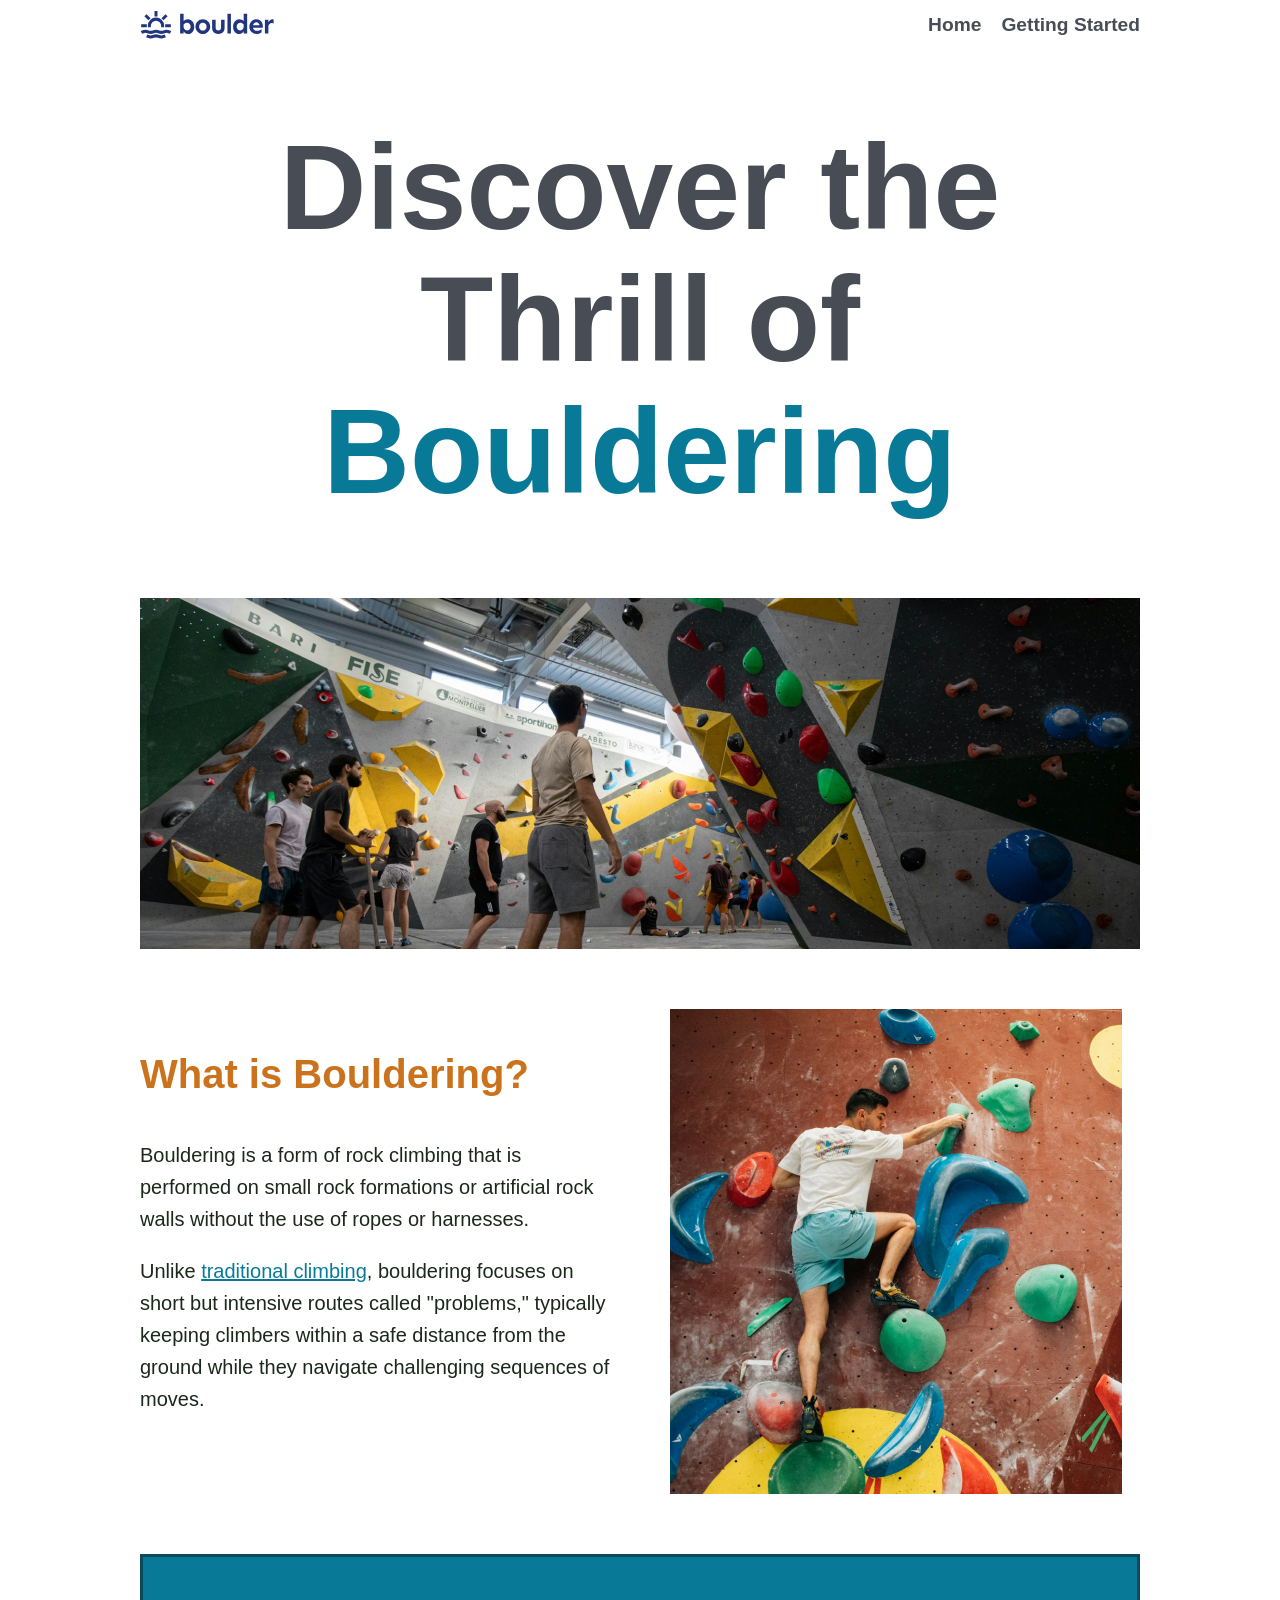
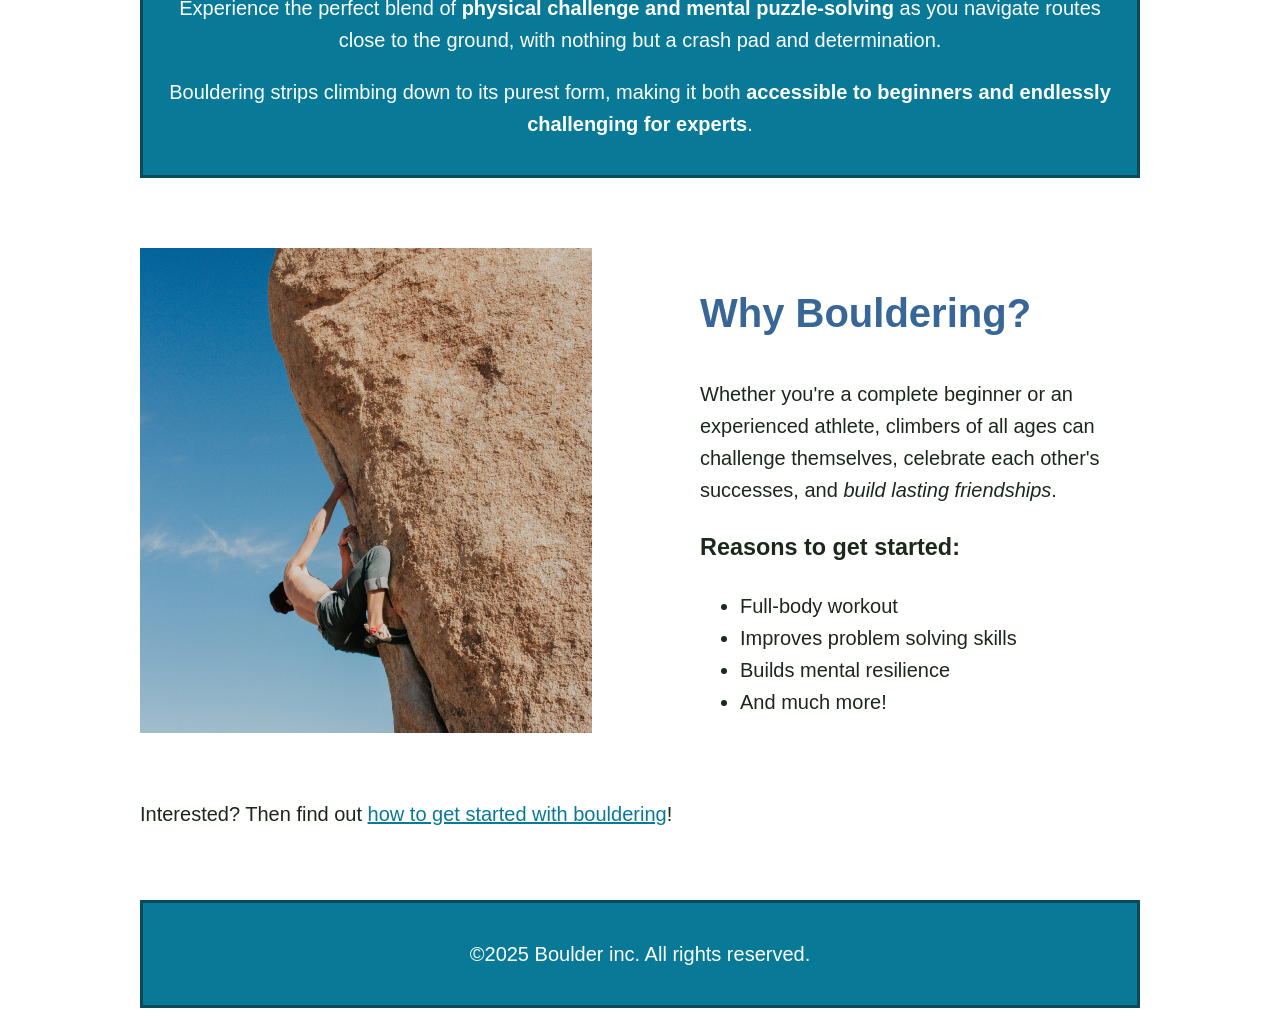
<file: index.html>
<!DOCTYPE html>
<html>
    <head>
        <title>Bouldering 101</title>
        <link href="css/style.css" rel="stylesheet">
    </head>

    <body>
        <div class="wrapper">
            <header>
                <img src="images/logo.svg" alt="Boulder inc.">

                <nav class="primary-navigation" ara-label="Primary Navigation">
                    <ul>
                        <li><a href="index.html">Home</a></li>
                        <li><a href="getting-started.html">Getting Started</a></li>
                    </ul>
                </nav>
            </header>
                
            <main>
                <h1>Discover the Thrill of <span class="teal-text">Bouldering</span></h1>
                
                <img src="images/bouldering-gym.jpg" alt="An indoor bouldering gym with a lot of people">

                <section>
                    <div class="two-column-layout">
                        <div class="align-left">
                            <h2>What is Bouldering?</h2>
                            <p>Bouldering is a form of rock climbing that is performed on small rock formations or artificial rock walls without the use of ropes or harnesses.</p>
                            <p>Unlike <a href="https://en.wikipedia.org/wiki/Traditional_climbing" target="_blank">traditional climbing</a>, bouldering focuses on short but intensive routes called "problems," typically keeping climbers within a safe distance from the ground while they navigate challenging sequences of moves.</p>
                        </div>
                        
                        <div class="img-align-right">
                            <img src="images/what-is-bouldering.jpg" alt="A person climbing">
                        </div>
                    </div>
                    
                    <div class="teal-bg">
                        <p>Experience the perfect blend of <strong>physical challenge and mental puzzle-solving</strong> as you navigate routes close to the ground, with nothing but a crash pad and determination.</p>
                        <p>Bouldering strips climbing down to its purest form, making it both <strong>accessible to beginners and endlessly challenging for experts</strong>.</p>
                    </div>
                </section>

                <section>
                    <div class="two-column-layout">
                        <div class="img-align-left">
                            <img src="images/why-bouldering.jpg" alt="A person climbing a mountain">
                        </div>

                        <div class="text-align-right">
                            <h2 class="why-bouldering">Why Bouldering?</h2>
                            <p>Whether you're a complete beginner or an experienced athlete, climbers of all ages can challenge themselves, celebrate each other's successes, and <em>build lasting friendships</em>.</p>
                            <h3>Reasons to get started:</h3>
                            <ul>
                                <li>Full-body workout</li>
                                <li>Improves problem solving skills</li>
                                <li>Builds mental resilience</li>
                                <li>And much more!</li>
                            </ul>
                        </div>
                    </div>
                    <p class="getting-started">Interested? Then find out <a href="getting-started.html">how to get started with bouldering</a>!</p>
                </section>
            </main>

            <footer class="teal-bg">
                <p>©2025 Boulder inc. All rights reserved.</p>
            </footer>
        </div>
    </body>
</html>
</file>
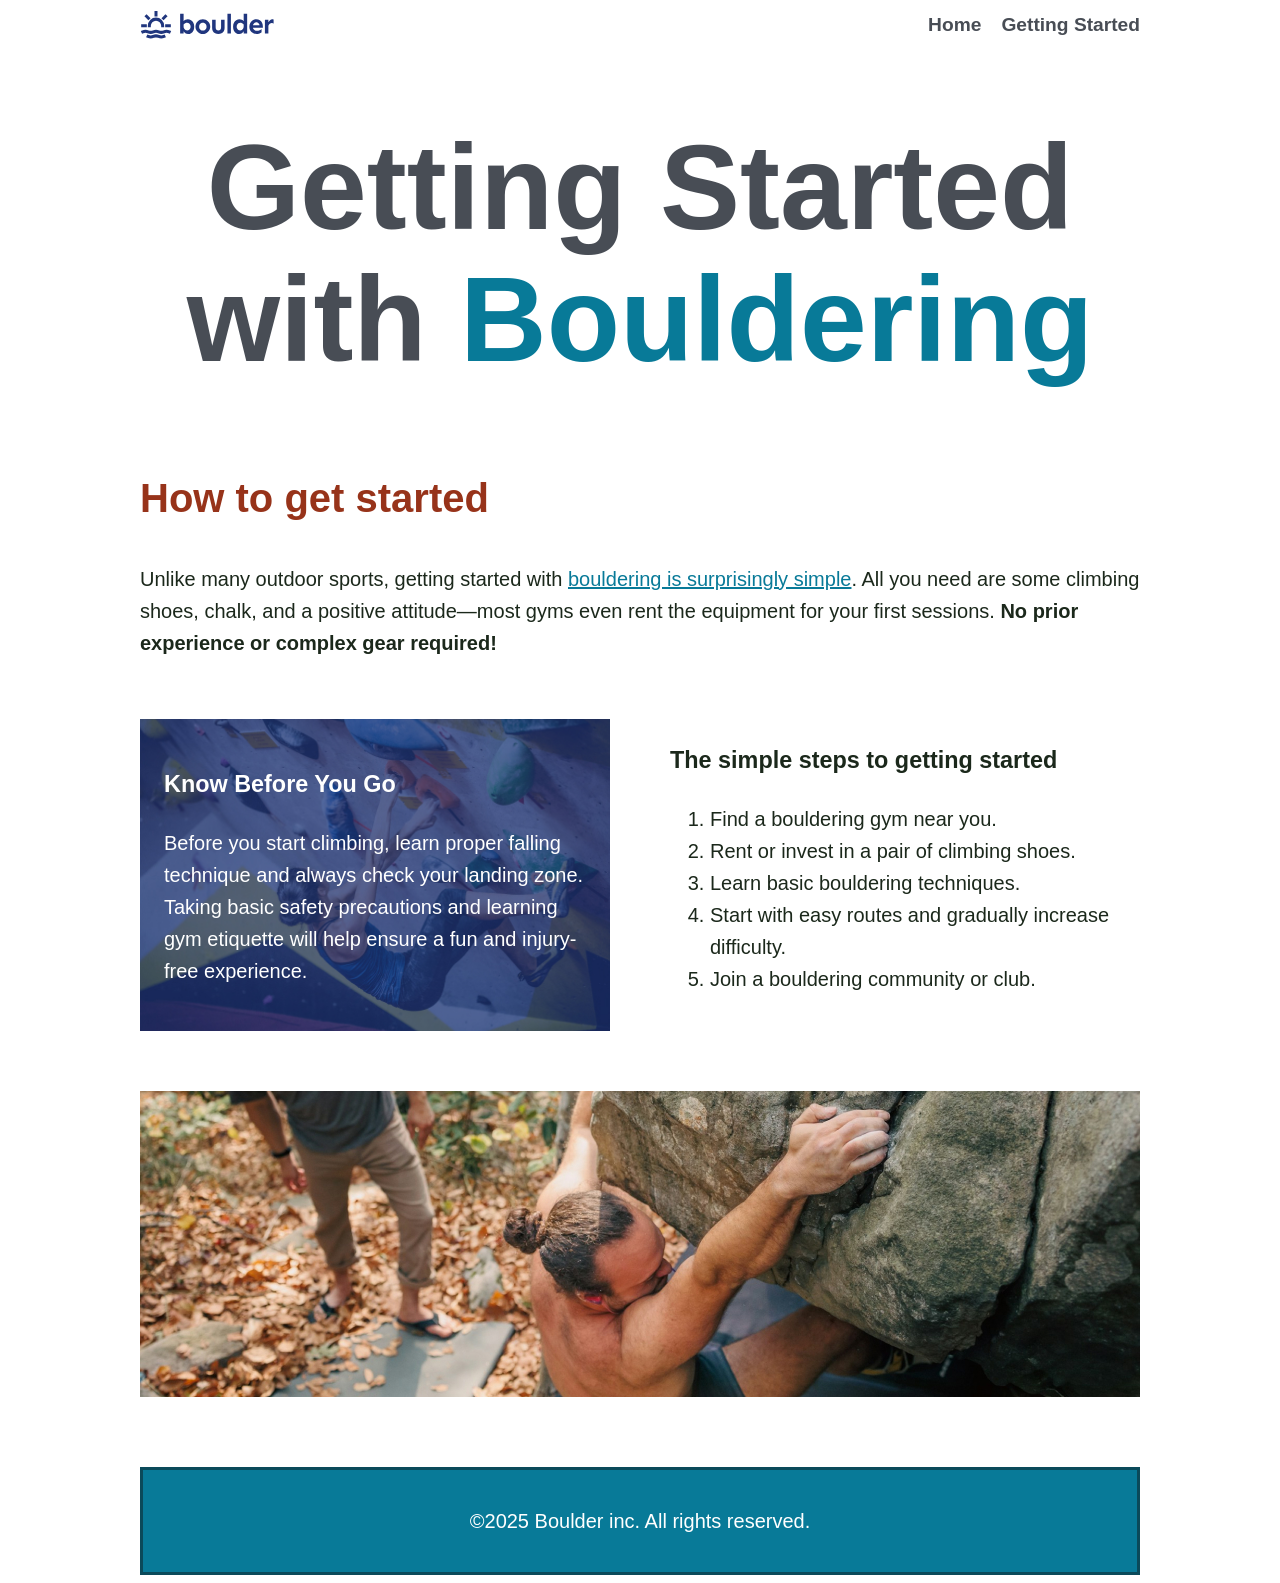
<file: getting-started.html>
<!DOCTYPE html>
<html>
    <head>
        <title>Bouldering 101</title>
        <link href="css/style.css" rel="stylesheet">
    </head>

    <body>
        <div class="wrapper">
            <header>
                <img src="images/logo.svg" alt="Boulder inc.">

                <nav class="primary-navigation" aria-label="Primary Navigation">
                    <ul>
                        <li><a href="index.html">Home</a></li>
                        <li><a href="getting-started.html">Getting Started</a></li>
                    </ul>
                </nav>
            </header>

            <main>
                <h1>Getting Started with <span class="teal-text">Bouldering</span></h1>
                <section>
                    <div class="how-to-get-started">
                        <h2><span class="red-text">How to get started</span></h2>
                        <p>Unlike many outdoor sports, getting started with <a href="index.html">bouldering is surprisingly simple</a>. All you need are some climbing shoes, chalk, and a positive attitude—most gyms even rent the equipment for your first sessions. <strong>No prior experience or complex gear required!</strong></p>
                    </div>

                    <div class="two-column-layout">
                        <div class="bg-img">
                            <h3>Know Before You Go</h3>
                            <p>Before you start climbing, learn proper falling technique and always check your landing zone. Taking basic safety precautions and learning gym etiquette will help ensure a fun and injury-free experience.</p>
                        </div>

                        <div class="align-right">
                            <h3>The simple steps to getting started</h3>
                            <ol>
                                <li>Find a bouldering gym near you.</li>
                                <li>Rent or invest in a pair of climbing shoes.</li>
                                <li>Learn basic bouldering techniques.</li>
                                <li>Start with easy routes and gradually increase difficulty.</li>
                                <li>Join a bouldering community or club.</li>
                            </ol>
                        </div>
                    </div>

                    <img src="images/getting-started-outdoors.jpg" alt="People doing bouldering">
                </section>
            </main>

            <footer class="teal-bg">
                <p>©2025 Boulder inc. All rights reserved.</p>
            </footer>
        </div>
    </body>
</html>
</file>
<file: css/style.css>
* {
    box-sizing: border-box;
}

header {
    display: flex;
    gap: 20px;
    justify-content: space-between;
}

.primary-navigation ul {
    list-style: none;
    margin: 0;
    padding: 0;
    display: flex;
    gap: 20px;
}

.primary-navigation a {
    text-decoration: none;
    color: #484D55;
    font-weight: bold;
    font-size: 1rem;

    @media (width > 600px) {
        font-size: 1.2rem;
    }
}

.primary-navigation a:hover,
.primary-navigation a:focus-visible {
    color: #087A98;
}

body {
    font-family: sans-serif;
    color: #1b281b;
    font-size: 1.25rem;
    line-height: 1.6;
}

.wrapper {
    max-inline-size: 1000px;
    margin-inline: auto;
}

img {
    display: block;
    max-inline-size: 100%;
}

section {
    margin-block-end: 70px;
}

h1 {
    color: #484D55;
    text-align: center;
    font-size: 5rem;
    line-height: 1.1;

    @media (width > 600px) {
        font-size: 7.5rem;
    }
}

.teal-text {
    color:#087A98;
}

.red-text {
    color: #97331a;
}

.why-bouldering {
    color: #386697;
}

h2 {
    color: #CB731C;
    font-size: 2rem;
    text-align: center;

    @media (width > 600px) {
        font-size: 2.5rem;
        text-align: start;
    }
}

p,
ul,
ol {
    @media (width < 600px) {
        font-size: 1.1rem;
    }
}

.teal-bg {
    background-color: #087A98;
    border: 3px solid #0b4a5a;
    color: #ffffff;
    padding: 15px;
    text-align: center;

    @media (width < 600px) {
        margin-block-start: 70px;
        font-size: 1.1rem;
    }
}

a {
    color: #087A98;
}

a:hover,
a:focus-visible {
    color: #484D55;
}

.bg-img {
    color: #fff;
    padding: 24px;
    background-color: #087A98;
    background-image: url('../images/simple-steps.jpg');
    background-repeat: no-repeat;
    background-position: center;
    background-size: cover;
}

.two-column-layout {
    display: grid;
    gap: 20px;
    margin-block: 20px;

    @media (width > 600px) {
        grid-template-columns: 1fr 1fr;
        gap: 60px;
        margin-block: 60px;
    }
}

.img-align-right {
    place-items: end;
    
    @media (width < 600px) {
        place-items: center;
    }
}

.img-align-left {
    @media (width < 600px) {
        place-items: center;
    }
}

.text-align-right {
    margin-inline-start: 30px;

    @media (width < 600px) {
        margin-inline-start: 0px;
    }
}

.how-to-get-started {
    @media (width < 600px) {
        margin-block-end: 40px;
    }
}

footer {
    text-align: center;
}
</file>
